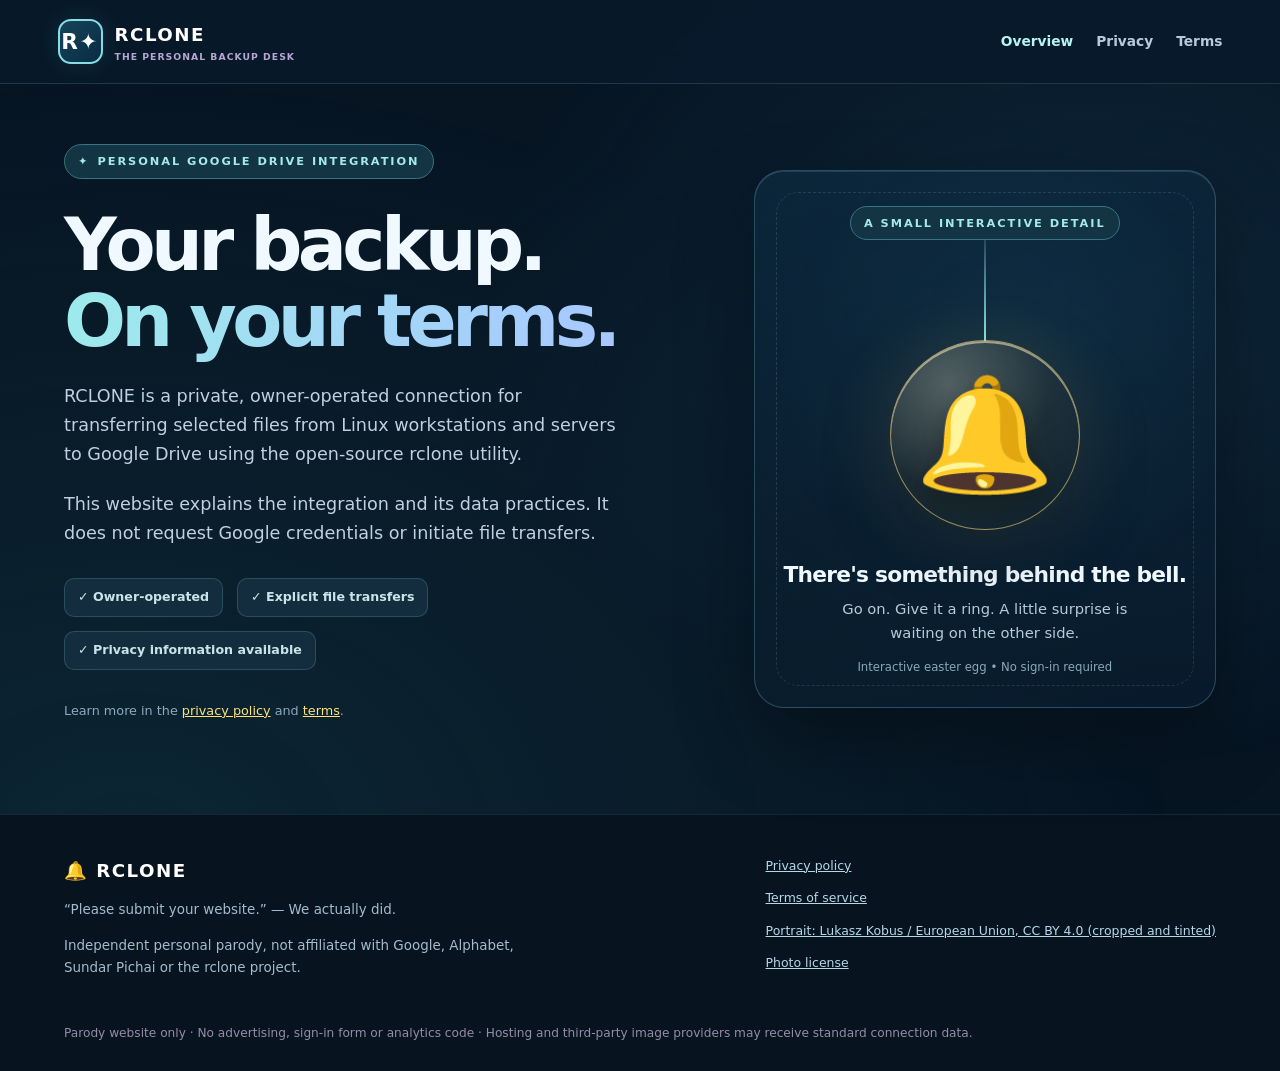
<file: index.html>
<!doctype html>
<html lang="en">
<head>
<meta charset="UTF-8"><meta name="viewport" content="width=device-width, initial-scale=1"><meta name="theme-color" content="#090719">
<meta name="description" content="An owner-operated rclone Google Drive backup connector and an unapologetic parody of the OAuth approval process.">
<title>RCLONE — The Great OAuth Approval Circus 🔔</title>
<link rel="icon" href="data:image/svg+xml,%3Csvg xmlns='http://www.w3.org/2000/svg' viewBox='0 0 100 100'%3E%3Ctext y='.9em' font-size='83'%3E%F0%9F%94%94%3C/text%3E%3C/svg%3E">
<style>
:root{--bg:#090719;--paper:#f9f0fd;--violet:#ad78fa;--pink:#ff61bc;--gold:#ffd956;--mint:#8effcb;--soft:#d7c5e8;--border:#7355a15e}
*{box-sizing:border-box}html{scroll-behavior:smooth}body{margin:0;background:var(--bg);color:var(--paper);font:16px/1.65 system-ui,-apple-system,BlinkMacSystemFont,"Segoe UI",sans-serif;overflow-x:hidden}a{color:#ffe17c}a:hover{color:#fff}.skip{position:absolute;top:-80px;left:12px;padding:10px;background:white;color:black;z-index:30}.skip:focus{top:8px}
body:before{content:"";position:fixed;inset:0;background:radial-gradient(ellipse at 78% 0%,#8a2c8b44,transparent 55%),radial-gradient(ellipse at 0 75%,#324ccb31,transparent 53%);z-index:-4;pointer-events:none}
.portrait{position:absolute;top:90px;right:-6%;width:67%;height:790px;background:linear-gradient(90deg,#090719 1%,#09071966 35%,#0907190c),linear-gradient(0deg,#090719 0%,#09071933 70%),url("https://upload.wikimedia.org/wikipedia/commons/3/3e/Sundar_Pichai_%282023%29.jpg") center 17%/cover no-repeat;opacity:.49;filter:contrast(1.12) saturate(.72);z-index:-2;mask-image:linear-gradient(90deg,transparent 0%,#000 33%),linear-gradient(0deg,transparent 0%,#000 28%);mask-composite:intersect;pointer-events:none}
.portrait-credit{position:absolute;top:765px;right:24px;font-size:.66rem;color:#cab6dfaa;z-index:1}
.bells{position:absolute;inset:120px 0 auto 0;height:720px;overflow:hidden;pointer-events:none}.bell{position:absolute;font-size:clamp(1.75rem,4vw,4.3rem);filter:drop-shadow(0 0 24px #ffdb48);animation:sway 2.25s ease-in-out infinite alternate,glow 2.6s ease-in-out infinite}.b1{top:8%;right:11%}.b2{top:33%;right:4%;animation-delay:.3s;font-size:3rem}.b3{top:73%;right:31%;animation-delay:.5s}.b4{top:66%;right:7%;animation-delay:1s;font-size:2.1rem}.b5{top:10%;right:47%;animation-delay:1.2s;font-size:2.2rem}
@keyframes sway{0%{transform:rotate(-13deg) translateY(0)}100%{transform:rotate(13deg) translateY(-15px)}}@keyframes glow{0%,100%{opacity:.68}50%{opacity:1;filter:drop-shadow(0 0 29px #ffef70)}}@keyframes ticker{to{transform:translateX(-50%)}}@keyframes pop{0%{transform:scale(1)}50%{transform:scale(1.22) rotate(15deg)}100%{transform:scale(1)}}@keyframes breathe{50%{box-shadow:0 0 22px #78fac4}}
header{position:relative;z-index:3;display:flex;justify-content:space-between;align-items:center;gap:16px;padding:19px max(4.5vw,22px);background:#0e0b20e0;border-bottom:1px solid #b090d836;backdrop-filter:blur(15px)}
.logo{display:flex;align-items:center;gap:12px;color:white;text-decoration:none;font-size:1.14rem;font-weight:900;letter-spacing:.08em}.logo-icon{background:#521962;border:2px solid #ffbdef;border-radius:13px;width:45px;height:45px;display:grid;place-items:center;font-size:1.35rem;box-shadow:0 0 26px #da53d34d}.logo small{display:block;color:#b7a6d5;font-size:.58rem;line-height:1.3;font-weight:650;letter-spacing:.11em}
nav{display:flex;flex-wrap:wrap;gap:23px}nav a{text-decoration:none;color:#d7c3e6;font-weight:650;font-size:.86rem}nav a:hover,nav a[aria-current="page"]{color:var(--gold)}
.ticker{position:relative;z-index:3;overflow:hidden;background:var(--gold);color:#221121;transform:rotate(-.45deg) scale(1.015);height:38px;display:flex;align-items:center;font-weight:850;font-size:.73rem;letter-spacing:.1em;white-space:nowrap}.ticker-text{width:max-content;animation:ticker 27s linear infinite}
main{position:relative}.hero{min-height:720px;max-width:1290px;padding:92px 5vw 78px;margin:auto;display:grid;grid-template-columns:minmax(0,1.25fr) minmax(280px,.63fr);align-items:center;gap:40px}
.kicker{color:var(--mint);font-weight:800;font-size:.73rem;letter-spacing:.19em;text-transform:uppercase}.led{display:inline-block;width:8px;height:8px;border-radius:50%;background:var(--mint);margin-right:9px;animation:breathe 2s infinite}
.stamp{display:inline-block;margin-top:16px;color:#ffc5e8;border:2px dashed #f49ede;padding:6px 13px;background:#6d1a515e;font-size:.67rem;letter-spacing:.09em;font-weight:800;transform:rotate(-2deg)}
h1,h2,h3{line-height:1.1;letter-spacing:-.06em}h1{font-size:clamp(3.4rem,7vw,7.3rem);margin:26px 0;font-weight:900;max-width:750px}h1 em{font-style:normal;color:var(--gold)}h1 strong{background:linear-gradient(100deg,#fd71c4,#b69aff);background-clip:text;color:transparent}p{color:var(--soft)}.lead{font-size:1.16rem;max-width:560px}.lead strong{color:#fff}
.actions{display:flex;flex-wrap:wrap;gap:14px;margin:28px 0}.btn{border-radius:9px;padding:14px 18px;font-size:.83rem;font-weight:850;cursor:pointer;letter-spacing:.025em}.btn-primary{background:var(--gold);color:#251325;border:2px solid var(--gold);box-shadow:0 7px 0 #b28c21}.btn-primary:hover{transform:translateY(-2px)}.btn-secondary{color:#f4e5ff;background:#0f0b22bb;border:1px solid #d5b9eb8c}.btn-secondary:hover{background:#2d2149}
#reaction{min-height:53px;padding:9px 15px;max-width:600px;background:#11332655;border-left:3px solid var(--mint);color:var(--mint);font-size:.84rem;font-family:ui-monospace,SFMono-Regular,Menlo,monospace}.fine{font-size:.73rem;color:#ada0bc;max-width:560px;margin-top:18px}
.certificate{position:relative;background:#120f2ddc;border:1px solid #e0a7f681;padding:29px 25px;border-radius:17px;box-shadow:0 22px 90px #0008,inset 0 1px #ffffff22;transform:rotate(2deg);justify-self:end;max-width:350px;backdrop-filter:blur(9px)}
.certificate .sub{font-size:.7rem;color:var(--gold);font-weight:850;letter-spacing:.14em}.giant{font-size:6rem;text-align:center;filter:drop-shadow(0 0 28px #ffe55e);animation:sway 1.4s ease-in-out infinite alternate}.giant.pop{animation:pop .55s}.certificate h2{font-size:1.65rem;margin:0 0 10px}.certificate p{font-size:.85rem}.meter{height:8px;border-radius:20px;background:#ffffff22;overflow:hidden}.meter div{width:5%;height:100%;background:linear-gradient(90deg,var(--gold),var(--pink))}.meterlabel{display:flex;justify-content:space-between;font-size:.73rem;margin-top:9px;color:#c6b5dc}.meterlabel b{color:var(--gold)}.certfoot{font-size:.75rem;color:var(--mint);border-top:1px solid #ffffff31;margin-top:20px;padding-top:15px}
.about{background:linear-gradient(180deg,#141025,#080713);border-top:1px solid #9876c544;padding:88px max(5vw,20px)}.about-inner{max-width:1160px;margin:auto}.section-heading{text-align:center;max-width:740px;margin:0 auto 34px}.section-heading h2{font-size:clamp(2.3rem,4vw,3.7rem);margin:10px}.cards{display:grid;grid-template-columns:repeat(3,1fr);gap:18px}.card{background:linear-gradient(145deg,#271d3d,#111025);border:1px solid #aa8acc42;border-radius:15px;padding:27px}.card .num{font-size:.8rem;font-weight:800;color:var(--gold)}.card h3{font-size:1.4rem;margin-top:22px;margin-bottom:10px}.card p{font-size:.93rem;margin:0}
.notice{display:flex;gap:17px;margin-top:25px;padding:24px;border:1px solid #eac35b88;border-radius:15px;background:#4e401e3d}.notice h3{letter-spacing:-.025em;margin:2px 0 9px}.notice p{margin:0;font-size:.92rem}
footer{background:#080614;padding:41px 5vw 28px;border-top:1px solid #bd99e844}.footer-inner{max-width:1160px;margin:auto;display:flex;justify-content:space-between;gap:35px;flex-wrap:wrap}.footer-inner p{font-size:.84rem;max-width:450px}.footlinks{display:flex;flex-direction:column;gap:12px;font-size:.78rem}.footlinks a{color:#c5b9ed}.footer-note{max-width:1160px;margin:30px auto 0;color:#958ca6;font-size:.76rem}
.calm .bell,.calm .giant,.calm .ticker-text,.calm .led{animation:none!important}.calm .bell{opacity:.6}
@media(max-width:850px){.hero{grid-template-columns:1fr;min-height:0;padding-top:68px}.certificate{justify-self:start;transform:none}.portrait{top:100px;width:100%;right:0;opacity:.26}.bells{top:170px}.cards{grid-template-columns:1fr}.hero h1{font-size:clamp(3.2rem,9vw,5.5rem)}}@media(max-width:560px){header{flex-wrap:wrap}nav{gap:16px}.hero{padding-top:52px}.hero h1{font-size:clamp(3.05rem,11vw,4.3rem)}.giant{font-size:4rem}.portrait-credit{top:890px}}@media(prefers-reduced-motion:reduce){*,*:before,*:after{animation:none!important;scroll-behavior:auto!important}}


/* Deliberately calm opening act; the circus is earned by ringing one bell. */
[hidden]{display:none!important}
body:not(.revealed){background:#071523;color:#eff9ff}
body:not(.revealed):before{background:radial-gradient(ellipse 65% 70% at 85% 35%,#16425f64,transparent 72%),radial-gradient(ellipse at 10% 95%,#1544505d,transparent 64%)}
body:not(.revealed) header{background:#081a2bf2;border-bottom-color:#8fc9d52e}
body:not(.revealed) .logo-icon{background:linear-gradient(135deg,#154459,#092c43);border-color:#88dce5;box-shadow:0 0 24px #43b9cf20}
body:not(.revealed) nav a{color:#b8c9dd}
body:not(.revealed) nav a[aria-current="page"]{color:#b5f6f5}
body:not(.revealed) .portrait,body:not(.revealed) .bells,body:not(.revealed) .ticker{display:none}
body:not(.revealed) footer{background:#071420;border-top-color:#31606c44}
body:not(.revealed) .footer-inner p{color:#a4bbcb}
body:not(.revealed) .footlinks a{color:#b5d7e6}
.intro{position:relative;max-width:1280px;margin:auto;padding:60px max(5vw,22px) 80px;min-height:660px;display:grid;grid-template-columns:minmax(0,1.15fr) minmax(290px,.85fr);gap:clamp(24px,5vw,70px);align-items:center}
.intro:before{content:"";position:absolute;right:2%;top:7%;width:min(490px,48vw);height:min(490px,48vw);background:radial-gradient(circle,#3e91ad22,transparent 68%);z-index:-1}
.intro-tag{display:inline-flex;gap:8px;align-items:center;font-size:.71rem;text-transform:uppercase;letter-spacing:.17em;color:#a3e9ee;font-weight:800;background:#123443;border:1px solid #397386;border-radius:99px;padding:7px 13px}
.intro h1{font-size:clamp(3rem,5.7vw,5.9rem);letter-spacing:-.064em;line-height:1.05;margin:28px 0 22px}
.intro h1 span{background:linear-gradient(100deg,#9debeb,#a8c7ff);background-clip:text;color:transparent}
.intro .intro-lead{font-size:1.1rem;max-width:565px;color:#bfd1e1;margin-bottom:21px}
.intro-points{display:flex;gap:14px;flex-wrap:wrap;margin:30px 0;color:#c9e5e8;font-size:.79rem;font-weight:700}
.intro-points span{border:1px solid #49778a70;padding:8px 13px;border-radius:10px;background:#142d3e}
.intro-caption{font-size:.8rem;color:#8caabd;margin-top:22px}
.intro-dangle{position:relative;display:flex;flex-direction:column;align-items:center;justify-content:center;min-height:470px;border:1px solid #6aaabc55;border-radius:30px;background:linear-gradient(160deg,#10324b77,#0b203463 54%,#09223855);box-shadow:0 32px 80px #0005,inset 0 1px #cbf5ff20;overflow:hidden;padding:35px 22px 30px;text-align:center}
.intro-dangle:before{content:"";position:absolute;inset:21px;border:1px dashed #b6d8e026;border-radius:22px;pointer-events:none}
.intro-dangle .hanger{height:101px;width:2px;background:linear-gradient(#b7dfed2b,#8ae9e9);margin:0 auto -1px;transform-origin:top center}
.reveal-bell{appearance:none;display:grid;place-items:center;position:relative;z-index:1;width:190px;height:190px;border:1px solid #e9ca77a8;border-radius:50%;background:radial-gradient(circle at 31% 24%,#ffecc34a,#af7a261a 52%,#47371922 80%);box-shadow:inset 0 2px #fff5cc88,0 0 80px #ffe28b22,0 22px 70px #0004;cursor:pointer;transform-origin:center -101px;animation:intro-sway 3.3s ease-in-out infinite alternate;transition:box-shadow .25s,background .25s}
.reveal-bell .bell-emoji{font-size:7rem;line-height:1;filter:drop-shadow(0 12px 15px #100f0966);pointer-events:none}
.reveal-bell:hover{box-shadow:inset 0 2px #fff5ccaa,0 0 85px #ffc85277,0 26px 70px #0007}
.reveal-bell:focus-visible{outline:3px solid #aaf5ff;outline-offset:8px}
.intro-dangle h2{font-size:1.36rem;letter-spacing:-.035em;margin:33px 0 10px}
.intro-dangle p{font-size:.92rem;color:#b4cdda;max-width:290px;margin:0}
.intro-dangle .little-note{font-size:.73rem;color:#8aa9b8;margin-top:12px}
.intro.is-ringing .reveal-bell{animation:big-ring .14s ease-in-out 6 alternate!important}
@keyframes intro-sway{from{transform:rotate(-4deg)}to{transform:rotate(4deg)}}
@keyframes big-ring{from{transform:rotate(-23deg)}to{transform:rotate(23deg)}}
.revealed .intro{display:none}
.revealed .portrait,.revealed .bells,.revealed .ticker{display:block}
.revealed .ticker{display:flex}
@media(max-width:850px){.intro{grid-template-columns:1fr;min-height:0;padding-top:58px;padding-bottom:65px}.intro-dangle{max-width:540px;width:100%;margin:auto;min-height:380px}.intro h1{font-size:clamp(3rem,9vw,5rem)}.intro-dangle .hanger{height:63px}.reveal-bell{width:160px;height:160px;transform-origin:center -63px}.reveal-bell .bell-emoji{font-size:5.7rem}}
@media(prefers-reduced-motion:reduce){.reveal-bell,.intro.is-ringing .reveal-bell{animation:none!important}}

</style>
</head>
<body>
<a class="skip" href="#main">Skip to main content</a>
<div class="portrait" role="presentation" aria-hidden="true"></div>
<div class="bells" aria-hidden="true"><span class="bell b1">🔔</span><span class="bell b2">🔔</span><span class="bell b3">🔔</span><span class="bell b4">🔔</span><span class="bell b5">🔔</span></div>
<header><a class="logo" href="./index.html"><span class="logo-icon">R✦</span><span>RCLONE<small>THE PERSONAL BACKUP DESK</small></span></a><nav aria-label="Navigation"><a href="./index.html" aria-current="page">Overview</a><a href="./privacy.html">Privacy</a><a href="./terms.html">Terms</a></nav></header>
<div class="ticker" aria-hidden="true"><div class="ticker-text">🔔 ATTENTION GOOGLE AUTH PLATFORM &nbsp; • &nbsp; ONE HUMAN WANTS TO COPY A FOLDER &nbsp; • &nbsp; PLEASE REMAIN CALM &nbsp; • &nbsp; 47 SETTINGS LATER... &nbsp; • &nbsp; 🔔 ATTENTION GOOGLE AUTH PLATFORM &nbsp; • &nbsp; ONE HUMAN WANTS TO COPY A FOLDER &nbsp; • &nbsp; PLEASE REMAIN CALM &nbsp; • &nbsp; 47 SETTINGS LATER... &nbsp; • &nbsp;</div></div>

<section class="intro" id="intro" aria-labelledby="intro-title">
  <div class="intro-copy">
    <div class="intro-tag"><span aria-hidden="true">✦</span> Personal Google Drive integration</div>
    <h1 id="intro-title">Your backup.<br><span>On your terms.</span></h1>
    <p class="intro-lead">RCLONE is a private, owner-operated connection for transferring selected files from Linux workstations and servers to Google Drive using the open-source rclone utility.</p>
    <p class="intro-lead">This website explains the integration and its data practices. It does not request Google credentials or initiate file transfers.</p>
    <div class="intro-points"><span>✓ Owner-operated</span><span>✓ Explicit file transfers</span><span>✓ Privacy information available</span></div>
    <p class="intro-caption">Learn more in the <a href="./privacy.html">privacy policy</a> and <a href="./terms.html">terms</a>.</p>
  </div>
  <div class="intro-dangle">
    <span class="intro-tag">A SMALL INTERACTIVE DETAIL</span>
    <span class="hanger" aria-hidden="true"></span>
    <button id="revealBell" class="reveal-bell" type="button" aria-label="Ring the big bell to reveal a surprise"><span class="bell-emoji" aria-hidden="true">🔔</span></button>
    <h2>There's something behind the bell.</h2>
    <p>Go on. Give it a ring. A little surprise is waiting on the other side.</p>
    <p class="little-note">Interactive easter egg • No sign-in required</p>
  </div>
</section>
<main id="main" hidden>
<section class="hero"><div><div class="kicker"><span class="led"></span>APPLICATION #000001 · STILL ALIVE</div><div class="stamp">APPROVAL PENDING SINCE THE BIG BANG (PARODY)</div><h1>Dear Google,<br><em>it's one</em><br><strong>bloody folder.</strong></h1><p class="lead">I wanted to back up my Linux files. Somehow I now have an OAuth app, a privacy policy, an audience strategy, and a website. <strong>Welcome to the RCLONE Bureau of Unnecessary Paperwork.</strong></p><div class="actions"><button id="ring" class="btn btn-primary" type="button">🔔 RING FOR APPROVAL ↗</button><button id="calm" class="btn btn-secondary" aria-pressed="false" type="button">Make the bells behave</button></div><p id="reaction" role="status" aria-live="polite">Status: Awaiting one (1) normal file transfer.</p><p class="fine">Fan-made parody. Not affiliated with Google or endorsed by Sundar Pichai. His portrait appears under a Creative Commons license, credited below.</p></div>
<aside class="certificate"><div class="sub">GOOGLE CLOUD CONSOLE</div><div class="giant" aria-hidden="true">🔔</div><h2>HOW MANY MORE FIELDS?</h2><p>A simple backup has entered the enterprise compliance cinematic universe.</p><div class="meter"><div></div></div><div class="meterlabel"><span>Paperwork completed</span><b id="counter">0 / ∞</b></div><div class="certfoot">✓ USER IS HUMAN<br>✳ BUT DOES USER HAVE A WEBSITE?</div></aside></section>
<section class="about" id="purpose"><div class="about-inner"><div class="section-heading"><div class="kicker">ACTUAL APPLICATION PURPOSE · NO JOKES FOR TEN SECONDS</div><h2>What this app really does.</h2><p>This is a personal, owner-operated Google Drive OAuth connection for <a href="https://rclone.org/" rel="noopener noreferrer">rclone</a>, a file-transfer utility. It is not a public SaaS product or login service.</p></div>
<div class="cards"><article class="card"><div class="num">01 / AUTHORIZE</div><h3>Owner-controlled access</h3><p>The Google account owner authorizes the rclone client through Google's OAuth authentication flow.</p></article><article class="card"><div class="num">02 / BACK UP</div><h3>Select and copy</h3><p>The owner selects local Linux workstation and server files and explicitly runs rclone commands to transfer them.</p></article><article class="card"><div class="num">03 / VERIFY</div><h3>Restore when needed</h3><p>The owner can list, verify, download or restore files. This static website never accesses Google Drive itself.</p></article></div>
<div class="notice"><span aria-hidden="true">⚠️</span><div><h3>Actual Google permission disclosure</h3><p>The integration may request the full Google Drive scope. That gives rclone the technical ability to view and manage Google Drive files, including modifying and deleting files—not just the chosen backup folder. The owner controls the actual commands. This static website never handles passwords, Drive files or OAuth tokens. <a href="./privacy.html">Read the privacy policy.</a></p></div></div></div></section>
</main>
<footer><div class="footer-inner"><div><a class="logo" href="./index.html">🔔 RCLONE</a><p>“Please submit your website.” — We actually did.</p><p>Independent personal parody, not affiliated with Google, Alphabet, Sundar Pichai or the rclone project.</p></div><div class="footlinks"><a href="./privacy.html">Privacy policy</a><a href="./terms.html">Terms of service</a><a href="https://commons.wikimedia.org/wiki/File:Sundar_Pichai_(2023).jpg" rel="noopener noreferrer">Portrait: Lukasz Kobus / European Union, CC BY 4.0 (cropped and tinted)</a><a href="https://creativecommons.org/licenses/by/4.0/" rel="noopener noreferrer">Photo license</a></div></div><div class="footer-note">Parody website only · No advertising, sign-in form or analytics code · Hosting and third-party image providers may receive standard connection data.</div></footer>
<script>
(()=>{
  "use strict";
  const msgs=[
    'Bell rung. Google requires an application homepage for this bell.',
    'Approval pending. Please verify ownership of your own existence.',
    'ERROR 418: Your folder must submit a privacy policy.',
    'Please select an audience for your breakfast.',
    'Congratulations! Advanced Configuration unlocked: 47 more questions.',
    'Sundar has been informed. He has requested a TXT record.',
    'Under review by the Council of Bell Compliance.',
    'Your OAuth token has applied for annual leave.',
    'You clicked a button. Please create a Cloud billing account.',
    'Your backup has been promoted to Enterprise Architecture.'
  ];
  let count=0;
  const heroBell=document.querySelector('.giant');
  const intro=document.getElementById('intro');
  const revealBell=document.getElementById('revealBell');
  const main=document.getElementById('main');
  const reaction=document.getElementById('reaction');
  const counter=document.getElementById('counter');
  const ring=document.getElementById('ring');
  const calm=document.getElementById('calm');
  function updateMessage(){
    count+=1;
    reaction.textContent='APPLICATION UPDATE '+String(count).padStart(3,'0')+': '+msgs[(count-1)%msgs.length];
    counter.textContent=count+' / ∞';
    heroBell.classList.remove('pop');
    void heroBell.offsetWidth;
    heroBell.classList.add('pop');
  }
  function reveal(){
    intro.hidden=true;
    main.hidden=false;
    document.body.classList.add('revealed');
    const overview=document.querySelector('nav a[aria-current="page"]');
    if(overview) overview.textContent='The Circus';
    reaction.textContent='BREAKING: The bell has been rung. Please establish a corporate website for your folder.';
    counter.textContent='1 / ∞';
    window.scrollTo({top:0,behavior:'instant'});
    ring.focus({preventScroll:true});
  }
  revealBell.addEventListener('click',()=>{
    if(revealBell.disabled) return;
    revealBell.disabled=true;
    const reducedMotion=window.matchMedia&&window.matchMedia('(prefers-reduced-motion: reduce)').matches;
    if(reducedMotion){reveal();return}
    intro.classList.add('is-ringing');
    window.setTimeout(reveal,760);
  });
  ring.addEventListener('click',updateMessage);
  calm.addEventListener('click',e=>{
    const quiet=document.body.classList.toggle('calm');
    e.currentTarget.textContent=quiet?'Let the bells loose':'Make the bells behave';
    e.currentTarget.setAttribute('aria-pressed',String(quiet));
  });
})();
</script>
</body></html>
</file>
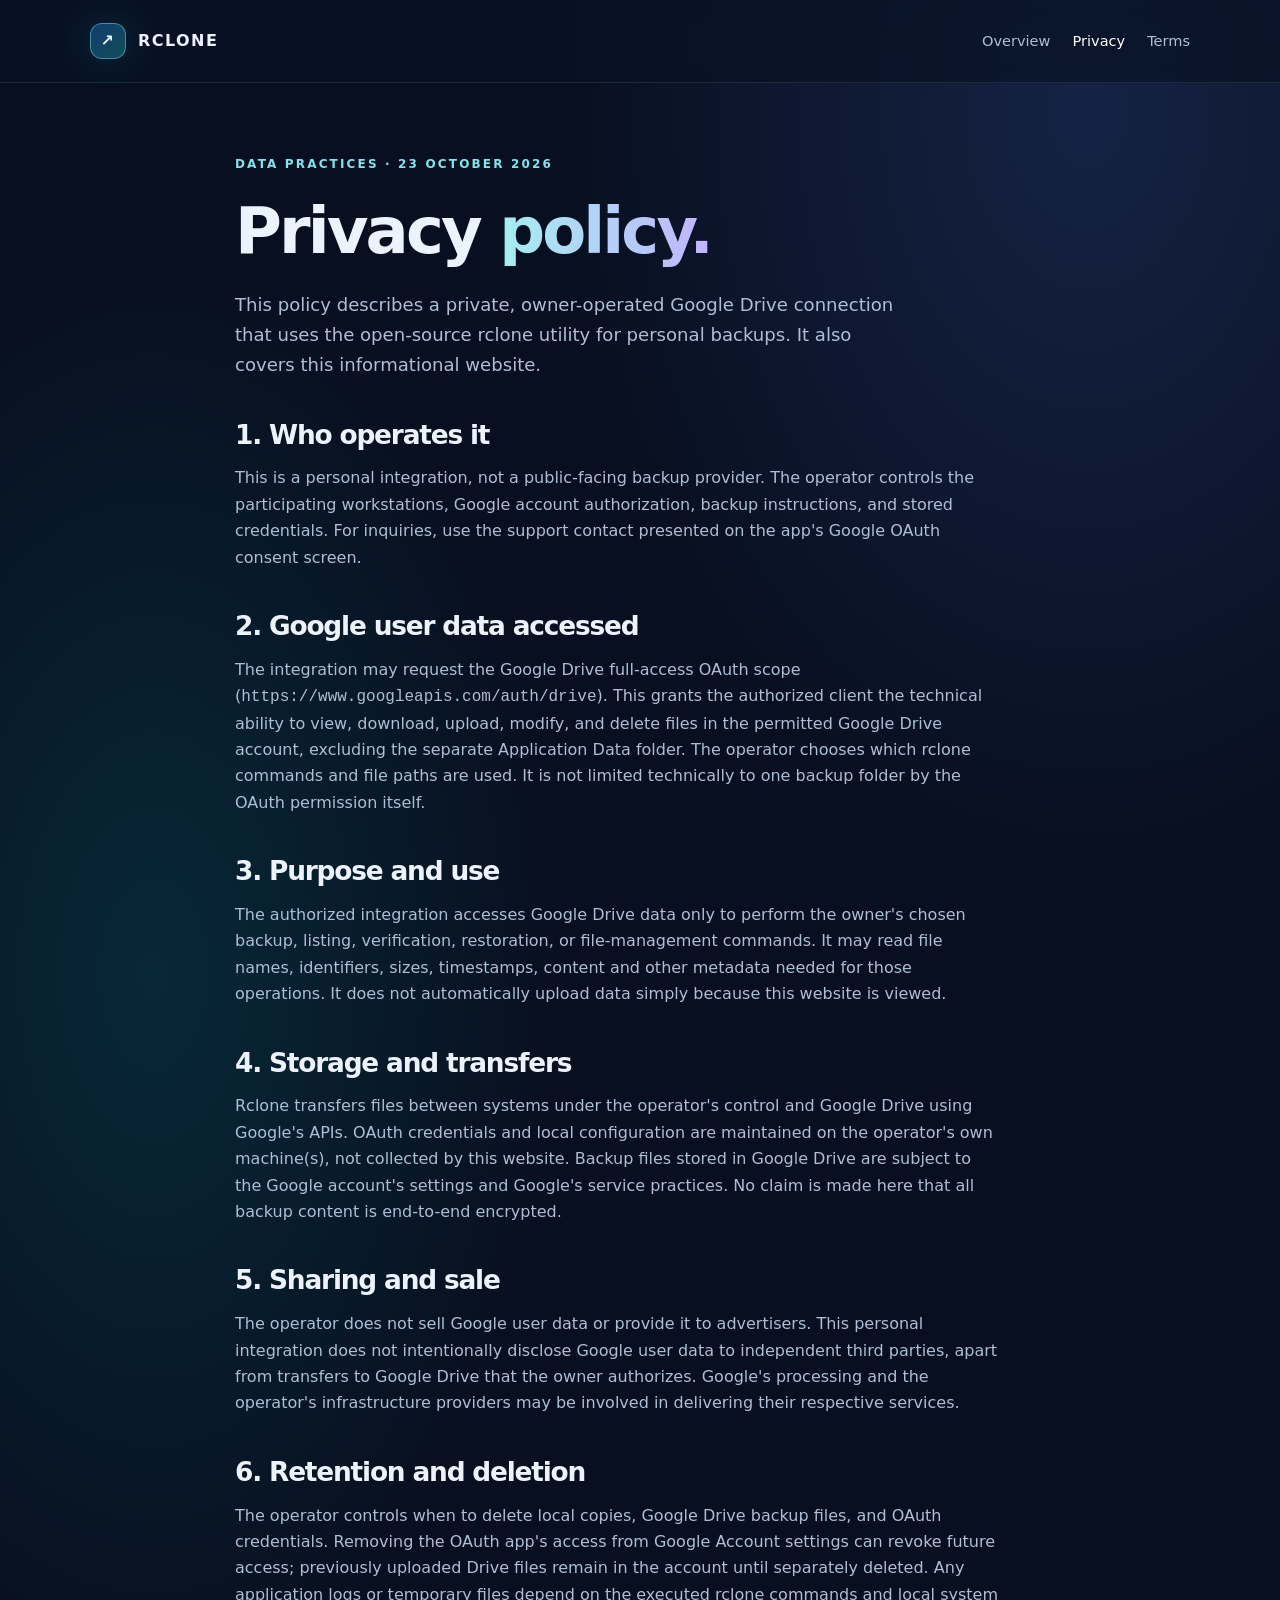
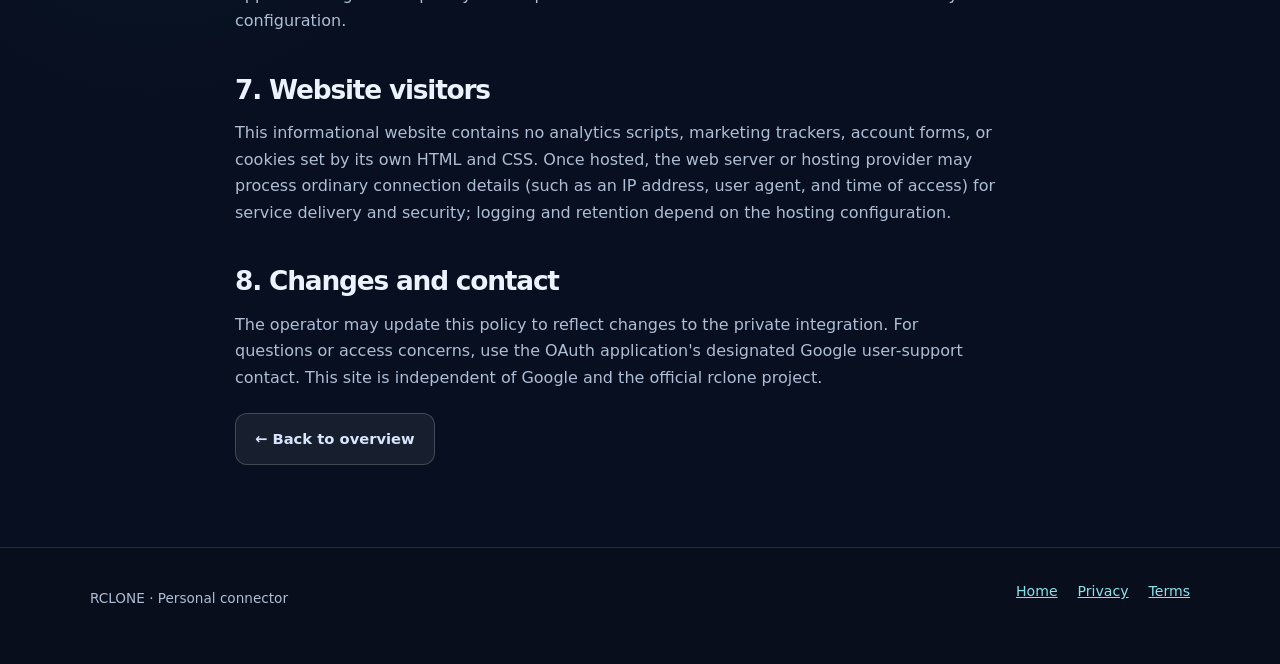
<file: privacy.html>
<!doctype html>
<html lang="en"><head><meta charset="utf-8"><meta name="viewport" content="width=device-width,initial-scale=1"><meta name="description" content="Privacy policy for the owner-operated RCLONE Google Drive backup connector."><title>Privacy Policy | RCLONE Personal Connector</title><link rel="stylesheet" href="./styles.css"></head><body><a class="skip" href="#main">Skip to content</a><header><div class="bar wrap"><a class="brand" href="./index.html"><span class="brand-mark">↗</span>RCLONE</a><nav aria-label="Main navigation"><a href="./index.html">Overview</a><a href="./privacy.html" aria-current="page">Privacy</a><a href="./terms.html">Terms</a></nav></div></header>
<main id="main" class="wrap details"><span class="eyebrow">Data practices · 23 October 2026</span><h1>Privacy <span>policy.</span></h1><p class="lead">This policy describes a private, owner-operated Google Drive connection that uses the open-source rclone utility for personal backups. It also covers this informational website.</p>
<h2>1. Who operates it</h2><p>This is a personal integration, not a public-facing backup provider. The operator controls the participating workstations, Google account authorization, backup instructions, and stored credentials. For inquiries, use the support contact presented on the app's Google OAuth consent screen.</p>
<h2>2. Google user data accessed</h2><p>The integration may request the Google Drive full-access OAuth scope (<code>https://www.googleapis.com/auth/drive</code>). This grants the authorized client the technical ability to view, download, upload, modify, and delete files in the permitted Google Drive account, excluding the separate Application Data folder. The operator chooses which rclone commands and file paths are used. It is not limited technically to one backup folder by the OAuth permission itself.</p>
<h2>3. Purpose and use</h2><p>The authorized integration accesses Google Drive data only to perform the owner's chosen backup, listing, verification, restoration, or file-management commands. It may read file names, identifiers, sizes, timestamps, content and other metadata needed for those operations. It does not automatically upload data simply because this website is viewed.</p>
<h2>4. Storage and transfers</h2><p>Rclone transfers files between systems under the operator's control and Google Drive using Google's APIs. OAuth credentials and local configuration are maintained on the operator's own machine(s), not collected by this website. Backup files stored in Google Drive are subject to the Google account's settings and Google's service practices. No claim is made here that all backup content is end-to-end encrypted.</p>
<h2>5. Sharing and sale</h2><p>The operator does not sell Google user data or provide it to advertisers. This personal integration does not intentionally disclose Google user data to independent third parties, apart from transfers to Google Drive that the owner authorizes. Google's processing and the operator's infrastructure providers may be involved in delivering their respective services.</p>
<h2>6. Retention and deletion</h2><p>The operator controls when to delete local copies, Google Drive backup files, and OAuth credentials. Removing the OAuth app's access from Google Account settings can revoke future access; previously uploaded Drive files remain in the account until separately deleted. Any application logs or temporary files depend on the executed rclone commands and local system configuration.</p>
<h2>7. Website visitors</h2><p>This informational website contains no analytics scripts, marketing trackers, account forms, or cookies set by its own HTML and CSS. Once hosted, the web server or hosting provider may process ordinary connection details (such as an IP address, user agent, and time of access) for service delivery and security; logging and retention depend on the hosting configuration.</p>
<h2>8. Changes and contact</h2><p>The operator may update this policy to reflect changes to the private integration. For questions or access concerns, use the OAuth application's designated Google user-support contact. This site is independent of Google and the official rclone project.</p>
<p><a class="button outline" href="./index.html">← Back to overview</a></p></main><footer><div class="foot wrap"><p>RCLONE · Personal connector</p><div class="links"><a href="./index.html">Home</a><a href="./privacy.html">Privacy</a><a href="./terms.html">Terms</a></div></div></footer></body></html>
</file>
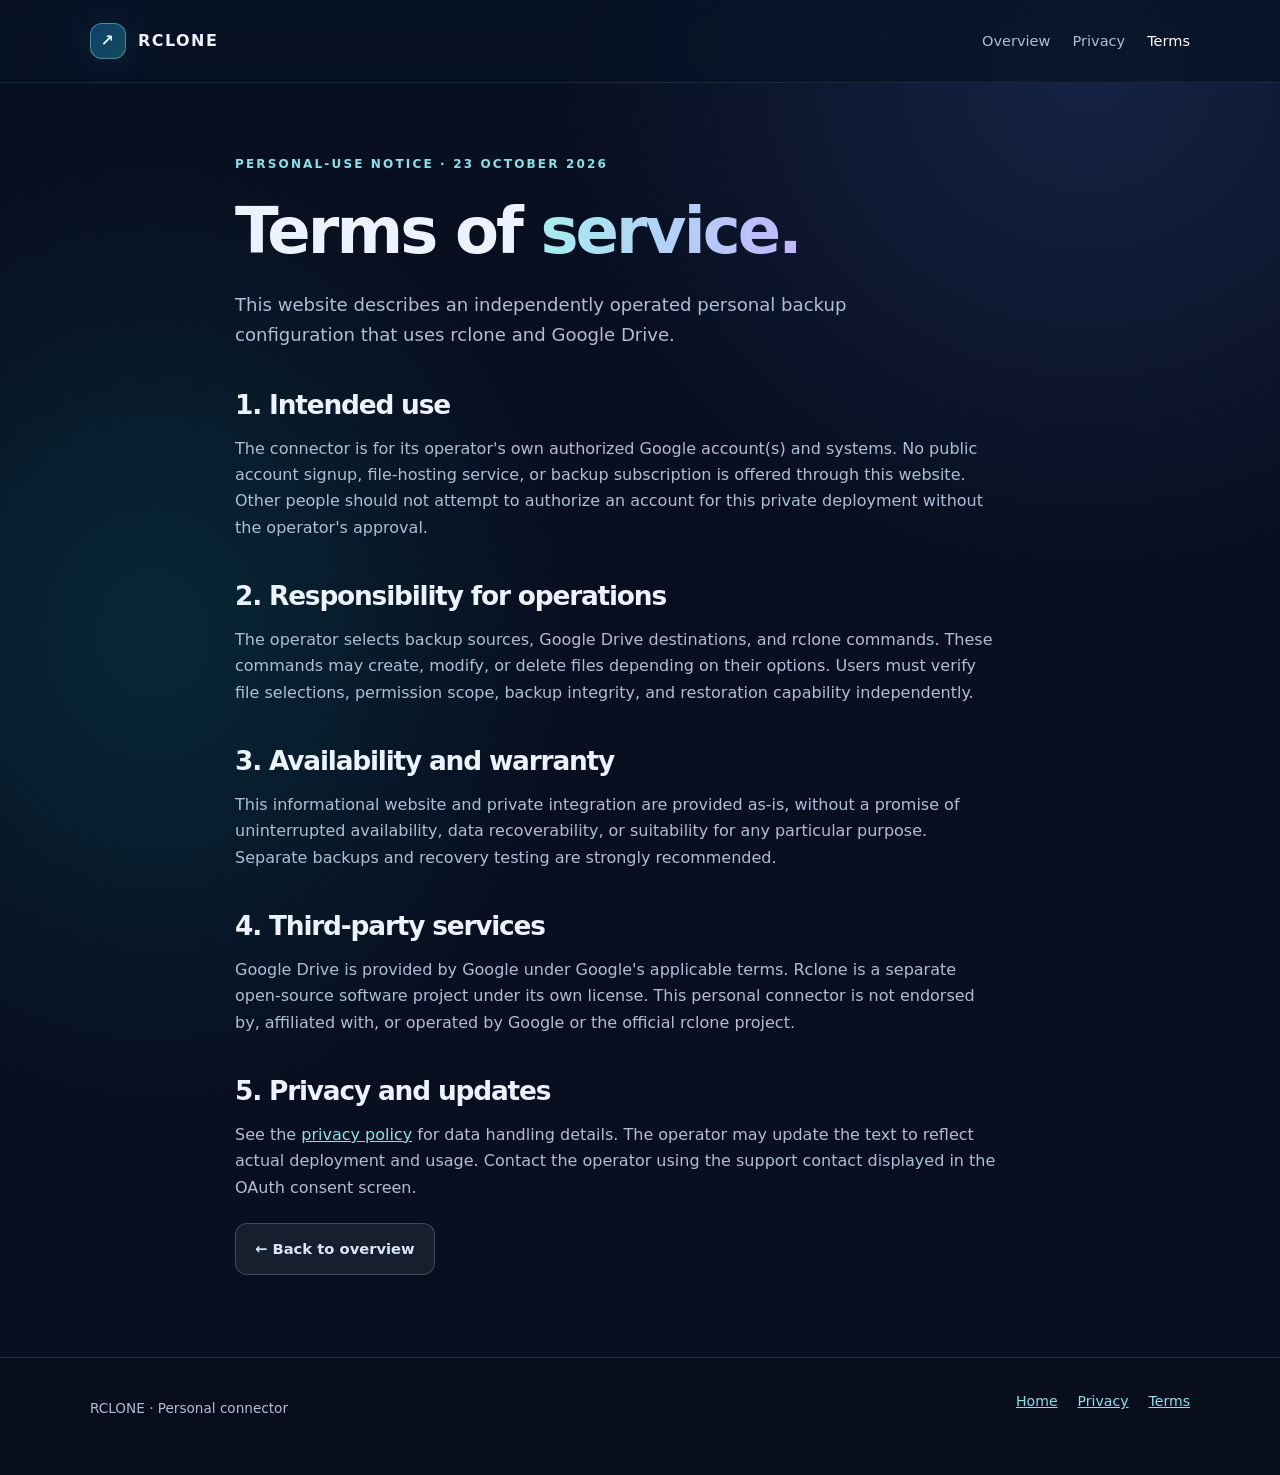
<file: terms.html>
<!doctype html>
<html lang="en"><head><meta charset="utf-8"><meta name="viewport" content="width=device-width,initial-scale=1"><meta name="description" content="Terms of use for the RCLONE personal backup connector information site."><title>Terms of Service | RCLONE Personal Connector</title><link rel="stylesheet" href="./styles.css"></head><body><a class="skip" href="#main">Skip to content</a><header><div class="bar wrap"><a class="brand" href="./index.html"><span class="brand-mark">↗</span>RCLONE</a><nav aria-label="Main navigation"><a href="./index.html">Overview</a><a href="./privacy.html">Privacy</a><a href="./terms.html" aria-current="page">Terms</a></nav></div></header>
<main id="main" class="wrap details"><span class="eyebrow">Personal-use notice · 23 October 2026</span><h1>Terms of <span>service.</span></h1><p class="lead">This website describes an independently operated personal backup configuration that uses rclone and Google Drive.</p>
<h2>1. Intended use</h2><p>The connector is for its operator's own authorized Google account(s) and systems. No public account signup, file-hosting service, or backup subscription is offered through this website. Other people should not attempt to authorize an account for this private deployment without the operator's approval.</p>
<h2>2. Responsibility for operations</h2><p>The operator selects backup sources, Google Drive destinations, and rclone commands. These commands may create, modify, or delete files depending on their options. Users must verify file selections, permission scope, backup integrity, and restoration capability independently.</p>
<h2>3. Availability and warranty</h2><p>This informational website and private integration are provided as-is, without a promise of uninterrupted availability, data recoverability, or suitability for any particular purpose. Separate backups and recovery testing are strongly recommended.</p>
<h2>4. Third-party services</h2><p>Google Drive is provided by Google under Google's applicable terms. Rclone is a separate open-source software project under its own license. This personal connector is not endorsed by, affiliated with, or operated by Google or the official rclone project.</p>
<h2>5. Privacy and updates</h2><p>See the <a href="./privacy.html">privacy policy</a> for data handling details. The operator may update the text to reflect actual deployment and usage. Contact the operator using the support contact displayed in the OAuth consent screen.</p>
<p><a class="button outline" href="./index.html">← Back to overview</a></p></main><footer><div class="foot wrap"><p>RCLONE · Personal connector</p><div class="links"><a href="./index.html">Home</a><a href="./privacy.html">Privacy</a><a href="./terms.html">Terms</a></div></div></footer></body></html>
</file>
<file: styles.css>
:root{color-scheme:dark;--bg:#080f20;--panel:#101d32;--ink:#ecf3ff;--muted:#adbed5;--line:#263754;--cyan:#84e4eb;--violet:#ad9bff;--blue:#668bff}
*{box-sizing:border-box}html{scroll-behavior:smooth}body{margin:0;background:radial-gradient(ellipse 55% 45% at 85% 5%,#22356780,transparent 75%),radial-gradient(ellipse 40% 40% at 12% 43%,#075a6555,transparent 80%),var(--bg);font:16px/1.65 system-ui,-apple-system,BlinkMacSystemFont,"Segoe UI",sans-serif;color:var(--ink);min-height:100vh}a{color:var(--cyan)}a:hover{color:#d4fbff}.skip{position:absolute;left:-100vw}.skip:focus{left:1rem;top:1rem;z-index:10;background:white;color:#080f20;padding:.5rem}.wrap{width:min(1100px,calc(100% - 48px));margin:auto}
header{border-bottom:1px solid #ffffff17;backdrop-filter:blur(12px);background:#091426bd}header .bar{min-height:82px;display:flex;justify-content:space-between;align-items:center;gap:20px}.brand{display:inline-flex;align-items:center;gap:12px;color:var(--ink);text-decoration:none;letter-spacing:.09em;font-weight:800;font-size:1rem}.brand-mark{width:36px;height:36px;border:1px solid #88faff66;border-radius:12px;display:grid;place-items:center;background:linear-gradient(140deg,#103e70,#124d58);box-shadow:0 0 40px #36e5e522}.brand-mark svg{height:22px;width:22px}nav{display:flex;flex-wrap:wrap;gap:22px}nav a{font-size:.91rem;text-decoration:none;color:var(--muted)}nav a[aria-current="page"],nav a:hover{color:#fff}
main{padding-bottom:60px}.hero{display:grid;grid-template-columns:1.25fr .75fr;align-items:center;gap:48px;padding:110px 0 85px}.eyebrow{display:inline-block;font-size:.75rem;font-weight:800;text-transform:uppercase;letter-spacing:.18em;color:var(--cyan);margin-bottom:20px}h1,h2,h3{letter-spacing:-.045em;line-height:1.13}h1{font-size:clamp(2.8rem,6vw,5.25rem);margin:0 0 23px}h1 span{background:linear-gradient(90deg,#a4eeef,#c2b4ff);color:transparent;background-clip:text}h2{font-size:clamp(1.8rem,3.5vw,2.6rem);margin:0 0 16px}h3{font-size:1.12rem;margin:0 0 12px;letter-spacing:-.025em}p{color:var(--muted);margin:0 0 22px;max-width:75ch}.lead{font-size:1.13rem;max-width:58ch}.pill{font-size:.75rem;display:inline-block;padding:5px 12px;border:1px solid #91e7ef5a;border-radius:99px;background:#16475550;color:#c2f9fb;font-weight:700;letter-spacing:.03em}.actions{display:flex;gap:12px;flex-wrap:wrap;margin-top:28px}.button{display:inline-block;text-decoration:none;padding:13px 19px;border-radius:12px;font-weight:700;font-size:.92rem;background:#c7ecf5;color:#0b1731}.button:hover{background:#fff;color:#0b1731}.button.outline{color:#d9e5fc;background:#ffffff10;border:1px solid #ffffff30}.button.outline:hover{background:#ffffff24;color:white}
.visual{min-height:340px;border:1px solid #d4faff30;border-radius:25px;position:relative;background:linear-gradient(145deg,#132a47,#10162f);box-shadow:0 26px 75px #0007,inset 0 1px #ffffff26;padding:28px;overflow:hidden}.visual:before{content:"";position:absolute;width:290px;height:290px;border-radius:50%;background:#4d72cf2b;filter:blur(30px);right:-110px;top:-120px}.visual .top{position:relative;display:flex;justify-content:space-between;font-size:.77rem;color:#bdcde6;letter-spacing:.1em}.visual .middle{display:flex;align-items:center;justify-content:space-around;gap:10px;margin:63px 0 50px;position:relative}.node{display:flex;align-items:center;justify-content:center;width:79px;height:79px;border-radius:22px;background:linear-gradient(140deg,#1b4d67,#20365c);border:1px solid #7ceefb7a;font-size:2rem}.signal{flex:1;height:1px;background:linear-gradient(90deg,var(--cyan),var(--violet));position:relative}.signal:after{content:"";position:absolute;right:0;top:-5px;border-left:10px solid var(--violet);border-block:5px solid transparent}.visual .bottom{position:relative;border:1px solid #b1d4ff31;background:#091428a6;border-radius:12px;padding:12px 15px;font-size:.83rem;color:#bbdbd9}.dot{display:inline-block;width:7px;height:7px;background:#7ceac5;border-radius:50%;margin-right:9px}
section{margin:35px 0 76px}.section-head{margin-bottom:29px}.section-head p{max-width:65ch}.grid{display:grid;grid-template-columns:repeat(3,1fr);gap:17px}.panel{background:linear-gradient(145deg,#13233cdd,#0d192bdd);border:1px solid var(--line);border-radius:19px;padding:25px}.step{color:var(--cyan);font-size:.8rem;font-weight:800;letter-spacing:.16em;margin:0 0 24px}.panel p:last-child{margin-bottom:0}.notice{background:#142436d9;border:1px solid #83bbd953;border-radius:18px;padding:26px 29px}.notice strong{color:#e7f7ff}.notice p:last-child{margin:0}.details{max-width:810px;padding-top:67px}.details h1{font-size:clamp(2.6rem,5vw,4rem)}.details h2{font-size:1.65rem;margin-top:40px}.details ul{padding-left:24px;color:var(--muted)}.details li{margin:10px 0}footer{border-top:1px solid #ffffff20;background:#090f1dc9;padding:32px 0 48px}footer .foot{display:flex;justify-content:space-between;align-items:start;gap:30px;flex-wrap:wrap}footer p{font-size:.85rem;margin:7px 0}footer .links{display:flex;gap:20px;flex-wrap:wrap;font-size:.88rem}.small{font-size:.86rem}.accent{color:#c6eff0}
@media(max-width:780px){.hero{grid-template-columns:1fr;padding:67px 0 50px;gap:35px}.visual{min-height:270px}.visual .middle{margin:42px 0}.grid{grid-template-columns:1fr}.bar{flex-wrap:wrap;padding:16px 0}nav{gap:14px}h1{font-size:3rem}.wrap{width:min(100% - 34px,1100px)}}
@media(prefers-reduced-motion:reduce){html{scroll-behavior:auto}}
</file>
